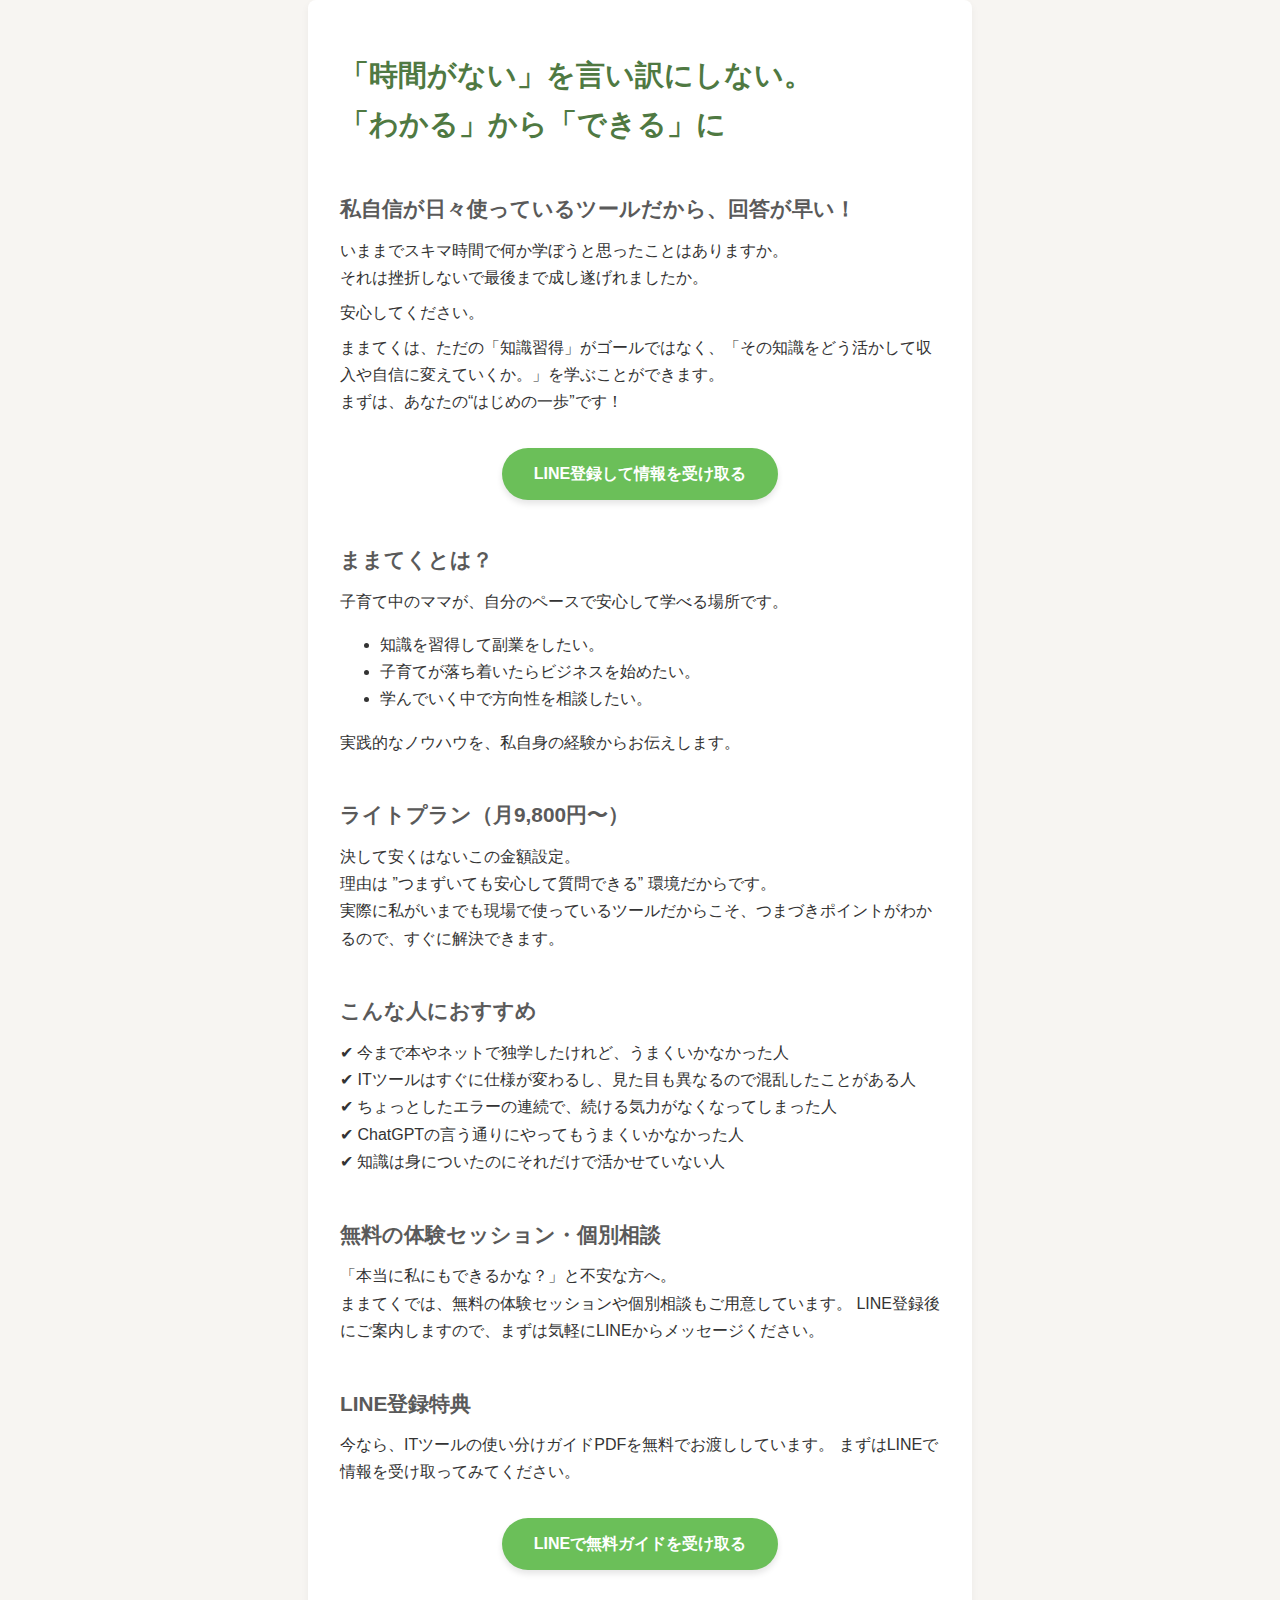
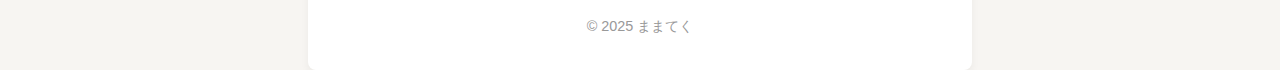
<file: index.html>
<!DOCTYPE html>
<html lang="ja">
<head>
  <meta charset="UTF-8" />
  <meta name="viewport" content="width=device-width, initial-scale=1.0" />
  <title>ままてく｜ママのための実践スキル習得プログラム</title>
  <link rel="stylesheet" href="style.css" />
</head>

<body>

  <div class="container">
    <!-- ヒーローエリア -->
    <h1>「時間がない」を言い訳にしない。<br>
「わかる」から「できる」に</h1>
    <h2>私自信が日々使っているツールだから、回答が早い！</h2>
    <p>いままでスキマ時間で何か学ぼうと思ったことはありますか。 <br> 
    それは挫折しないで最後まで成し遂げれましたか。</p>
    <p>安心してください。 </p>
    <p> 
    ままてくは、ただの「知識習得」がゴールではなく、「その知識をどう活かして収入や自信に変えていくか。」を学ぶことができます。<br>
    まずは、あなたの“はじめの一歩”です！</p>

    <!-- CTA -->
    <div class="cta">
      <a href="LINEの友だち追加URLをここに" target="_blank">LINE登録して情報を受け取る</a>
    </div>

    <!-- ままてくとは -->
    <h2>ままてくとは？</h2>
    <p>子育て中のママが、自分のペースで安心して学べる場所です。  </p>
    <ul><li>  知識を習得して副業をしたい。</li><li>子育てが落ち着いたらビジネスを始めたい。</li>
      <li>学んでいく中で方向性を相談したい。</ul>
      <p>実践的なノウハウを、私自身の経験からお伝えします。</p>

    <!-- ライトプランの存在・価格の意味 -->
    <h2>ライトプラン（月9,800円〜）</h2>
    <p>決して安くはないこの金額設定。<br>
      理由は ”つまずいても安心して質問できる” 環境だからです。<br>実際に私がいまでも現場で使っているツールだからこそ、つまづきポイントがわかるので、すぐに解決できます。</p>

  <h2>こんな人におすすめ</h2>

✔︎ 今まで本やネットで独学したけれど、うまくいかなかった人<br>
✔︎ ITツールはすぐに仕様が変わるし、見た目も異なるので混乱したことがある人<br>
✔︎ ちょっとしたエラーの連続で、続ける気力がなくなってしまった人<br>
✔︎ ChatGPTの言う通りにやってもうまくいかなかった人<br>
✔︎ 知識は身についたのにそれだけで活かせていない人<br>

    <!-- 体験セッション・個別相談（無料） -->
    <h2>無料の体験セッション・個別相談</h2>
    <p>「本当に私にもできるかな？」と不安な方へ。  <br>
    ままてくでは、無料の体験セッションや個別相談もご用意しています。  
    LINE登録後にご案内しますので、まずは気軽にLINEからメッセージください。</p>

    <!-- LINE登録で受け取れるPDFガイド -->
    <h2>LINE登録特典</h2>
    <p>今なら、ITツールの使い分けガイドPDFを無料でお渡ししています。  
    まずはLINEで情報を受け取ってみてください。</p>

    <!-- 最終CTA -->
    <div class="cta">
      <a href="LINEの友だち追加URLをここに" target="_blank">LINEで無料ガイドを受け取る</a>
    </div>

    <!-- フッター -->
    <footer>
      &copy; 2025 ままてく
    </footer>
  </div>

</body>
</html>
</file>
<file: style.css>
/* フォント・全体 */
body {
  font-family: 'Hiragino Kaku Gothic ProN', 'メイリオ', sans-serif;
  line-height: 1.7;
  margin: 0;
  padding: 0;
  color: #333;
  background: #f7f5f2;
}

.container {
  max-width: 600px;
  margin: auto;
  padding: 2em;
  background: #ffffff;
  border-radius: 8px;
  box-shadow: 0 4px 8px rgba(0,0,0,0.05);
}

h1 {
  font-size: 1.8em;
  color: #4f7942; /* 深めのグリーン系 */
  margin-bottom: 0.5em;
}

h2 {
  font-size: 1.3em;
  color: #5a5a5a;
  margin-top: 2em;
  margin-bottom: 0.5em;
}

p {
  font-size: 1em;
  margin: 0.5em 0;
}

.cta {
  text-align: center;
  margin: 2em 0;
}

.cta a {
  display: inline-block;
  background: #6bbf59; /* 明るめのグリーン */
  color: #ffffff;
  padding: 0.8em 2em;
  text-decoration: none;
  border-radius: 30px;
  font-weight: bold;
  box-shadow: 0 4px 6px rgba(0,0,0,0.1);
  transition: background 0.3s;
}

.cta a:hover {
  background: #5ea44d;
}

footer {
  text-align: center;
  font-size: 0.9em;
  color: #999;
  margin-top: 3em;
}
</file>
